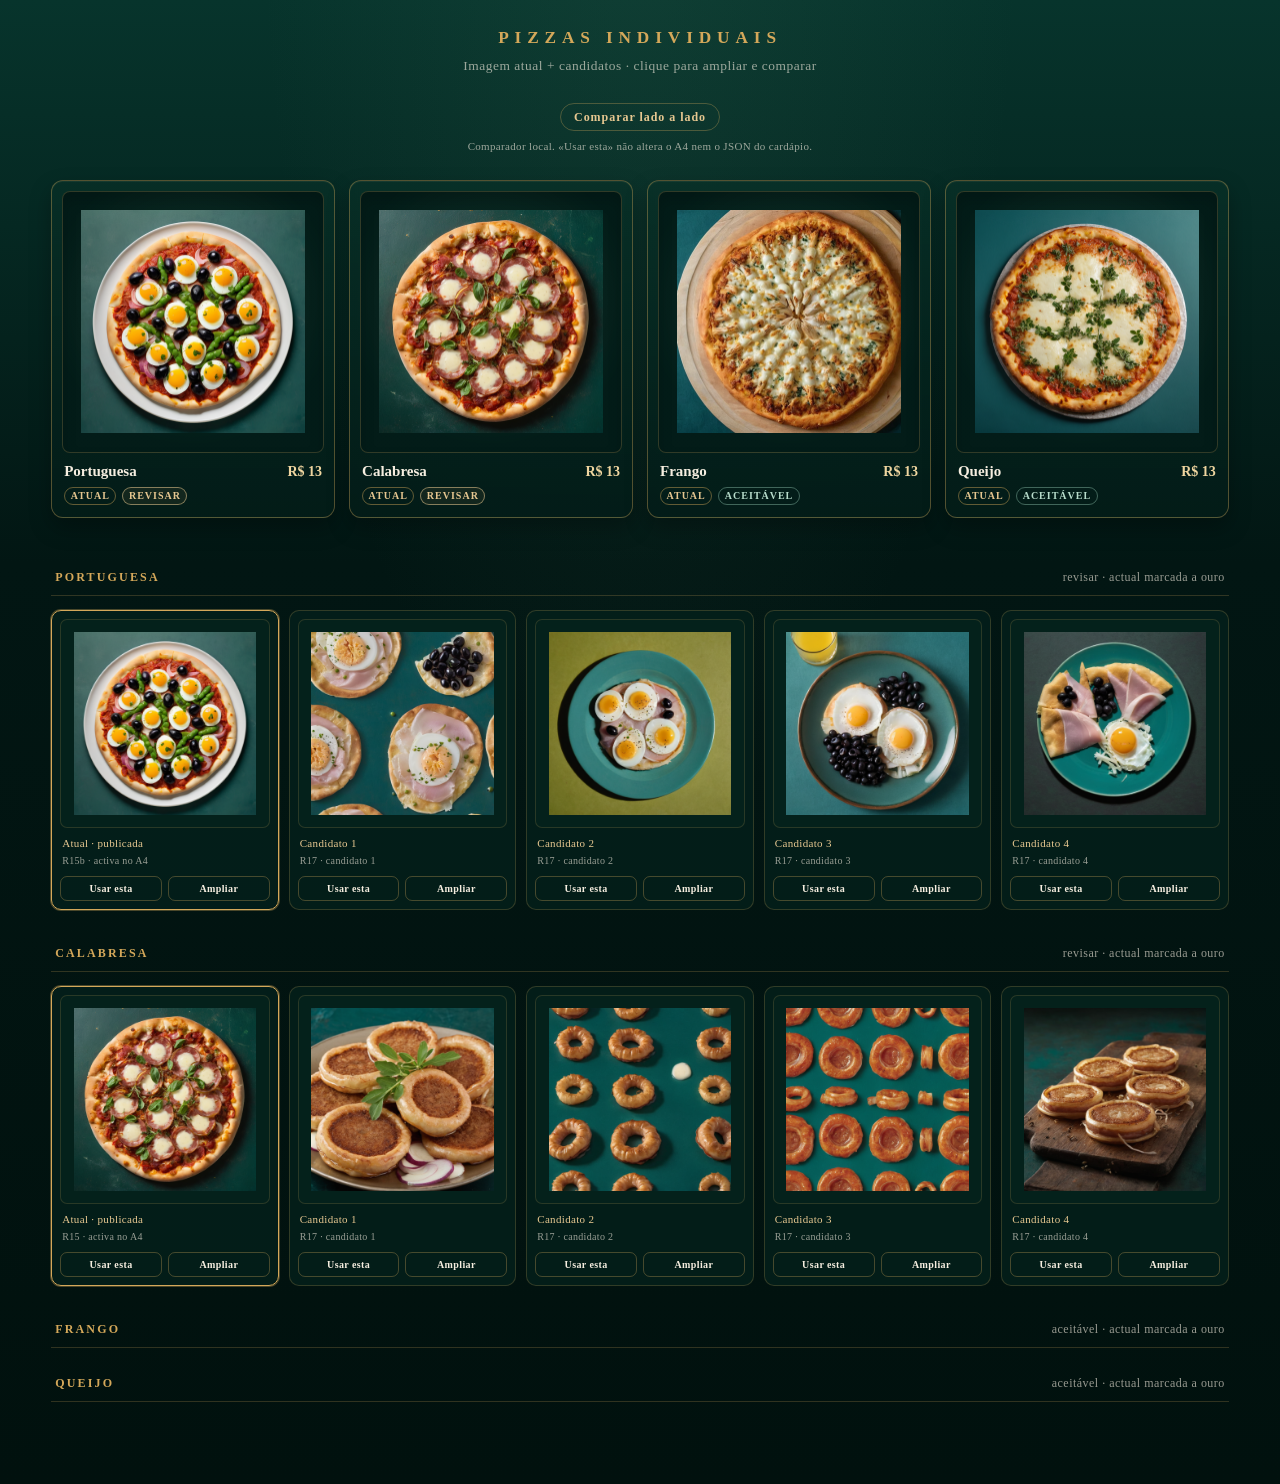
<file: logs/r17-gallery.html>
<!doctype html>
<html lang="pt-BR">
<head>
  <meta charset="utf-8">
  <meta name="viewport" content="width=device-width, initial-scale=1">
  <title>8ito · galeria de pizzas</title>
  <style>
    :root{
      --bg:#021613;
      --bg-deep:#01110e;
      --card:#05241e;
      --frame:#04211b;
      --gold:#d4a85a;
      --gold-soft:#e6c790;
      --cream:#f6eee0;
      --line:rgba(212,168,90,.32);
      --muted:rgba(246,238,224,.62);
    }
    *{box-sizing:border-box}
    html,body{margin:0;background:
      radial-gradient(ellipse at 50% -8%,rgba(56,110,88,.18),transparent 42%),
      linear-gradient(180deg,#07342c 0%,var(--bg) 38%,var(--bg-deep) 100%);
      color:var(--cream);font:15px/1.35 Georgia,"Palatino Linotype",serif}
    body{min-height:100vh;padding:28px 4vw 64px}
    .wrap{max-width:1280px;margin:0 auto}
    header.hero{text-align:center;margin:0 auto 28px;max-width:720px}
    header.hero h1{
      margin:0;
      font:600 clamp(13px,1.35vw,18px)/1.1 Georgia,serif;
      letter-spacing:.34em;
      color:var(--gold);
      text-transform:uppercase;
    }
    header.hero p{
      margin:10px 0 0;
      font-size:clamp(12px,1.05vw,14px);
      letter-spacing:.04em;
      color:var(--muted);
    }
    .toolbar{display:flex;justify-content:center;gap:10px;margin:22px 0 8px;flex-wrap:wrap}
    .toolbar button{
      appearance:none;cursor:pointer;
      background:transparent;color:var(--gold-soft);
      border:1px solid var(--line);border-radius:999px;
      padding:.45em 1.1em;font:600 12px Georgia,serif;letter-spacing:.08em;
    }
    .toolbar button.is-on{background:rgba(212,168,90,.12);border-color:var(--gold)}
    .toolbar button:hover{border-color:var(--gold)}
    .note{text-align:center;font-size:11px;color:var(--muted);margin:0 0 26px;letter-spacing:.03em}

    .hero-grid{
      display:grid;
      grid-template-columns:repeat(4,minmax(0,1fr));
      gap:14px;
      margin:0 auto 42px;
    }
    .pizza-card{
      background:linear-gradient(180deg,rgba(8,48,39,.72),rgba(3,28,24,.92));
      border:.65px solid rgba(212,168,90,.38);
      border-radius:12px;
      box-shadow:0 10px 22px rgba(0,0,0,.28), inset 0 1px 0 rgba(255,236,190,.06);
      padding:10px 10px 12px;
      min-width:0;
    }
    .pizza-card .frame{
      aspect-ratio:1;
      border-radius:8px;
      overflow:hidden;
      background:
        radial-gradient(circle at 50% 42%,rgba(48,96,78,.28),rgba(3,28,24,.96) 72%),
        var(--frame);
      border:.55px solid rgba(212,168,90,.22);
      box-shadow:inset 0 8px 14px rgba(0,0,0,.16);
      display:flex;align-items:center;justify-content:center;
      cursor:zoom-in;
    }
    .pizza-card .frame img{
      width:100%;height:100%;object-fit:contain;padding:7%;
      transition:transform .35s ease;
    }
    .pizza-card .frame:hover img{transform:scale(1.06)}
    .meta{display:flex;align-items:baseline;justify-content:space-between;gap:8px;margin:10px 2px 0}
    .meta strong{font:600 15px/1.1 Georgia,serif;color:var(--cream)}
    .meta span.price{font:700 14px/1 Georgia,serif;color:#f0d6a0}
    .badges{display:flex;gap:6px;margin:8px 2px 0;flex-wrap:wrap}
    .badge{
      font:600 10px/1 Georgia,serif;letter-spacing:.1em;text-transform:uppercase;
      padding:.28em .55em;border-radius:999px;
      border:.55px solid rgba(212,168,90,.45);color:var(--gold-soft);
    }
    .badge.review{border-color:rgba(230,199,144,.55);color:#e6c790;background:rgba(212,168,90,.08)}
    .badge.ok{border-color:rgba(159,212,191,.4);color:#b7dccb}

    .flavor{margin:0 0 18px}
    .flavor summary{
      list-style:none;cursor:pointer;
      display:flex;align-items:center;justify-content:space-between;gap:12px;
      padding:10px 4px;border-bottom:.55px solid rgba(212,168,90,.22);
      color:var(--gold);letter-spacing:.18em;font:600 12px Georgia,serif;
    }
    .flavor summary::-webkit-details-marker{display:none}
    .flavor summary em{font-style:normal;color:var(--muted);letter-spacing:.04em;font-weight:500}
    .cand-row{
      display:grid;grid-template-columns:repeat(5,minmax(0,1fr));
      gap:10px;padding:14px 0 8px;
    }
    .cand{
      margin:0;background:rgba(4,33,27,.78);
      border:.55px solid rgba(212,168,90,.22);border-radius:10px;padding:8px;
      min-width:0;
    }
    .cand.is-live{border-color:var(--gold);box-shadow:0 0 0 1px rgba(212,168,90,.35)}
    .cand .frame{
      aspect-ratio:1;border-radius:7px;overflow:hidden;cursor:zoom-in;
      background:var(--frame);display:flex;align-items:center;justify-content:center;
      border:.5px solid rgba(212,168,90,.18);
    }
    .cand img{width:100%;height:100%;object-fit:contain;padding:6%;transition:transform .3s ease}
    .cand .frame:hover img{transform:scale(1.05)}
    .cand figcaption{margin:8px 2px 0;font-size:11px;color:var(--gold-soft);letter-spacing:.03em}
    .cand .origin{display:block;color:var(--muted);font-size:10px;margin-top:3px}
    .actions{display:flex;gap:6px;margin-top:8px}
    .actions button{
      flex:1;cursor:pointer;border:.55px solid var(--line);background:transparent;
      color:var(--cream);border-radius:7px;padding:6px 4px;font:600 10px Georgia,serif;letter-spacing:.04em;
    }
    .actions button:hover{border-color:var(--gold);color:var(--gold-soft)}
    .actions button.pick.is-picked{background:rgba(212,168,90,.14);border-color:var(--gold);color:var(--gold)}

    .lightbox,.compare{
      position:fixed;inset:0;background:rgba(1,10,8,.86);
      display:none;align-items:center;justify-content:center;z-index:40;padding:24px;
    }
    .lightbox.is-open,.compare.is-open{display:flex}
    .lightbox .stage{max-width:min(92vw,820px);text-align:center}
    .lightbox img,.compare img{
      width:min(78vw,640px);max-height:72vh;object-fit:contain;
      background:var(--frame);border-radius:12px;padding:3%;
      border:.65px solid rgba(212,168,90,.35);
      box-shadow:0 18px 40px rgba(0,0,0,.4);
    }
    .lightbox p,.compare p{margin:12px 0 0;color:var(--gold-soft);letter-spacing:.06em}
    .nav{position:absolute;top:50%;transform:translateY(-50%);
      background:transparent;border:0;color:var(--gold);font-size:42px;cursor:pointer;padding:12px}
    .nav.prev{left:12px}.nav.next{right:12px}
    .close{position:absolute;top:16px;right:20px;background:transparent;border:0;color:var(--cream);font-size:28px;cursor:pointer}
    .compare .pair{display:grid;grid-template-columns:1fr 1fr;gap:22px;width:min(96vw,1100px)}
    .compare figure{margin:0;text-align:center}
    .compare img{width:100%;max-height:68vh}
    .toast{
      position:fixed;bottom:18px;left:50%;transform:translateX(-50%);
      background:#04221c;border:1px solid var(--gold);color:var(--cream);
      padding:8px 14px;border-radius:999px;font-size:12px;display:none;z-index:50;
    }
    .compare-hint{text-align:center;color:var(--gold-soft);font-size:13px;margin-bottom:8px}

    @media (max-width:980px){
      .hero-grid,.cand-row{grid-template-columns:repeat(2,minmax(0,1fr))}
      .compare .pair{grid-template-columns:1fr}
    }
    @media (max-width:560px){
      .hero-grid,.cand-row{grid-template-columns:1fr}
    }
  </style>
</head>
<body>
  <div class="wrap">
    <header class="hero">
      <h1>Pizzas individuais</h1>
      <p>Imagem atual + candidatos · clique para ampliar e comparar</p>
    </header>
    <div class="toolbar">
      <button type="button" id="compareBtn">Comparar lado a lado</button>
    </div>
    <p class="note">Comparador local. «Usar esta» não altera o A4 nem o JSON do cardápio.</p>

    <div class="hero-grid" id="heroGrid"></div>
    <div id="flavors"></div>
  </div>

  <div class="lightbox" id="lightbox" hidden>
    <button class="close" type="button" aria-label="Fechar">×</button>
    <button class="nav prev" type="button" aria-label="Anterior">‹</button>
    <div class="stage">
      <img id="lbImg" alt="">
      <p id="lbCap"></p>
      <div class="toolbar" style="margin-top:14px">
        <button type="button" id="lbVsCurrent">Comparar com a atual</button>
      </div>
    </div>
    <button class="nav next" type="button" aria-label="Próxima">›</button>
  </div>

  <div class="compare" id="compare" hidden>
    <button class="close" type="button" aria-label="Fechar">×</button>
    <div>
      <p class="compare-hint" id="compareHint">Clique em duas fotos para comparar</p>
      <div class="pair">
        <figure><img id="cmpA" alt=""><p id="cmpACap"></p></figure>
        <figure><img id="cmpB" alt=""><p id="cmpBCap"></p></figure>
      </div>
    </div>
  </div>
  <div class="toast" id="toast"></div>

  <script>
    const PIZZAS = [
      {
        id: "pizza-portuguesa",
        name: "Portuguesa",
        price: "R$ 13",
        status: "review",
        current: { url: "assets/generated/r15b-pizza-portuguesa-1788037687-640f682a.png", origin: "R15b · activa no A4" },
        candidates: [
          { url: "assets/generated/r17-pizza-portuguesa-1-1788040477-ad9fc384.png", origin: "R17 · candidato 1" },
          { url: "assets/generated/r17-pizza-portuguesa-2-1788040493-730192b8.png", origin: "R17 · candidato 2" },
          { url: "assets/generated/r17-pizza-portuguesa-3-1788040510-7984c668.png", origin: "R17 · candidato 3" },
          { url: "assets/generated/r17-pizza-portuguesa-4-1788040526-1725c185.png", origin: "R17 · candidato 4" },
        ],
      },
      {
        id: "pizza-calabresa",
        name: "Calabresa",
        price: "R$ 13",
        status: "review",
        current: { url: "assets/generated/r15-pizza-calabresa-1788037242-67b5f335.png", origin: "R15 · activa no A4" },
        candidates: [
          { url: "assets/generated/r17-pizza-calabresa-1-1788040550-1f7872f8.png", origin: "R17 · candidato 1" },
          { url: "assets/generated/r17-pizza-calabresa-2-1788040568-34d79690.png", origin: "R17 · candidato 2" },
          { url: "assets/generated/r17-pizza-calabresa-3-1788040586-0ed220ca.png", origin: "R17 · candidato 3" },
          { url: "assets/generated/r17-pizza-calabresa-4-1788040604-daccf778.png", origin: "R17 · candidato 4" },
        ],
      },
      {
        id: "pizza-frango",
        name: "Frango",
        price: "R$ 13",
        status: "ok",
        current: { url: "assets/generated/r16-pizza-frango-2-1788039384-04124449.png", origin: "R16 #2 · activa no A4" },
        candidates: [
          { url: "assets/generated/r17-pizza-frango-1-1788040629-a5c92d62.png", origin: "R17 · candidato 1" },
          { url: "assets/generated/r17-pizza-frango-2-1788040646-4e3690b4.png", origin: "R17 · candidato 2" },
          { url: "assets/generated/r17-pizza-frango-3-1788040664-339f91d5.png", origin: "R17 · candidato 3" },
          { url: "assets/generated/r17-pizza-frango-4-1788040680-093c2e1c.png", origin: "R17 · candidato 4" },
        ],
      },
      {
        id: "pizza-queijo",
        name: "Queijo",
        price: "R$ 13",
        status: "ok",
        current: { url: "assets/generated/r16-pizza-queijo-1-1788039443-70803636.png", origin: "R16 #1 · activa no A4" },
        candidates: [
          { url: "assets/generated/r17-pizza-queijo-1-1788040704-993f0214.png", origin: "R17 · candidato 1" },
          { url: "assets/generated/r17-pizza-queijo-2-1788040722-79bb0a6c.png", origin: "R17 · candidato 2" },
          { url: "assets/generated/r17-pizza-queijo-3-1788040739-fdcc9bcf.png", origin: "R17 · candidato 3" },
          { url: "assets/generated/r17-pizza-queijo-4-1788040755-6c5d2108.png", origin: "R17 · candidato 4" },
        ],
      },
    ];
    const gallery = [];
    const picks = JSON.parse(sessionStorage.getItem("r17-gallery-picks") || "{}");
    let compareOn = false;
    let cmpSel = [];
    let lbIndex = 0;

    function src(url){ return "/" + url.replace(/^\//,""); }

    function toast(msg){
      const el = document.getElementById("toast");
      el.textContent = msg;
      el.style.display = "block";
      clearTimeout(toast._t);
      toast._t = setTimeout(() => { el.style.display = "none"; }, 2800);
    }

    function allShots(pizza){
      return [{...pizza.current, live:true, label:"Atual", pizza:pizza.name},
        ...pizza.candidates.map((c,i) => ({...c, live:false, label:"Candidato "+(i+1), pizza:pizza.name}))];
    }

    function renderHero(){
      document.getElementById("heroGrid").innerHTML = PIZZAS.map((p) => `
        <article class="pizza-card">
          <div class="frame" data-open="${src(p.current.url)}" data-cap="${p.name} · Atual">
            <img src="${src(p.current.url)}" alt="${p.name}" style="object-fit:contain">
          </div>
          <div class="meta"><strong>${p.name}</strong><span class="price">${p.price}</span></div>
          <div class="badges">
            <span class="badge">Atual</span>
            <span class="badge ${p.status === "review" ? "review" : "ok"}">${p.status === "review" ? "Revisar" : "Aceitável"}</span>
          </div>
        </article>`).join("");
    }

    function renderFlavors(){
      document.getElementById("flavors").innerHTML = PIZZAS.map((p) => {
        const shots = allShots(p);
        shots.forEach((s) => gallery.push(s));
        const cells = shots.map((s, i) => {
          const picked = picks[p.id] === s.url;
          return `<figure class="cand ${s.live ? "is-live" : ""}">
            <div class="frame" data-open="${src(s.url)}" data-cap="${p.name} · ${s.label}">
              <img src="${src(s.url)}" alt="${p.name} ${s.label}" style="object-fit:contain">
            </div>
            <figcaption>${s.label}${s.live ? " · publicada" : ""}
              <span class="origin">${s.origin}</span>
            </figcaption>
            <div class="actions">
              <button type="button" class="pick ${picked ? "is-picked" : ""}" data-use="${s.url}" data-id="${p.id}">Usar esta</button>
              <button type="button" data-open="${src(s.url)}" data-cap="${p.name} · ${s.label}">Ampliar</button>
            </div>
          </figure>`;
        }).join("");
        return `<details class="flavor" ${p.status === "review" ? "open" : ""}>
          <summary>${p.name.toUpperCase()} <em>${p.status === "review" ? "revisar" : "aceitável"} · actual marcada a ouro</em></summary>
          <div class="cand-row">${cells}</div>
        </details>`;
      }).join("");
    }

    function openLightbox(url, cap){
      lbIndex = Math.max(0, gallery.findIndex((s) => src(s.url) === url));
      const box = document.getElementById("lightbox");
      box.hidden = false; box.classList.add("is-open");
      showLb();
    }
    function showLb(){
      const s = gallery[lbIndex];
      document.getElementById("lbImg").src = src(s.url);
      document.getElementById("lbCap").textContent = `${s.pizza} · ${s.label} · ${s.origin}`;
    }
    function closeOverlays(){
      ["lightbox","compare"].forEach((id) => {
        const el = document.getElementById(id);
        el.classList.remove("is-open"); el.hidden = true;
      });
    }

    function enterCompare(){
      compareOn = true;
      cmpSel = [];
      document.getElementById("compareBtn").classList.add("is-on");
      toast("Clique em duas fotos. O A4 não muda.");
    }

    renderHero();
    renderFlavors();

    document.body.addEventListener("click", (e) => {
      const use = e.target.closest("[data-use]");
      if (use){
        picks[use.dataset.id] = use.dataset.use;
        sessionStorage.setItem("r17-gallery-picks", JSON.stringify(picks));
        toast("Marcada só nesta galeria. A4 R17 e JSON do cardápio intactos.");
        document.querySelectorAll(`.pick[data-id="${use.dataset.id}"]`).forEach((b) => {
          b.classList.toggle("is-picked", b.dataset.use === use.dataset.use);
        });
        return;
      }
      const open = e.target.closest("[data-open]");
      if (open){
        if (compareOn){
          const cap = open.dataset.cap;
          cmpSel.push({ url: open.dataset.open, cap });
          if (cmpSel.length === 1) toast("Primeira foto. Clique na segunda.");
          if (cmpSel.length >= 2){
            document.getElementById("cmpA").src = cmpSel[0].url;
            document.getElementById("cmpB").src = cmpSel[1].url;
            document.getElementById("cmpACap").textContent = cmpSel[0].cap;
            document.getElementById("cmpBCap").textContent = cmpSel[1].cap;
            const box = document.getElementById("compare");
            box.hidden = false; box.classList.add("is-open");
            compareOn = false;
            document.getElementById("compareBtn").classList.remove("is-on");
            cmpSel = [];
          }
          return;
        }
        openLightbox(open.dataset.open, open.dataset.cap);
      }
    });
    document.getElementById("lbVsCurrent").addEventListener("click", () => {
      const s = gallery[lbIndex];
      const pizza = PIZZAS.find((p) => p.name === s.pizza);
      if (!pizza) return;
      document.getElementById("cmpA").src = src(pizza.current.url);
      document.getElementById("cmpB").src = src(s.url);
      document.getElementById("cmpACap").textContent = pizza.name + " · Atual";
      document.getElementById("cmpBCap").textContent = pizza.name + " · " + s.label;
      closeOverlays();
      const box = document.getElementById("compare");
      box.hidden = false; box.classList.add("is-open");
    });
    document.getElementById("compareBtn").addEventListener("click", enterCompare);
    document.querySelectorAll(".close").forEach((b) => b.addEventListener("click", closeOverlays));
    document.querySelector(".nav.prev").addEventListener("click", () => { lbIndex = (lbIndex + gallery.length - 1) % gallery.length; showLb(); });
    document.querySelector(".nav.next").addEventListener("click", () => { lbIndex = (lbIndex + 1) % gallery.length; showLb(); });
    document.addEventListener("keydown", (e) => {
      if (e.key === "Escape") closeOverlays();
      if (!document.getElementById("lightbox").classList.contains("is-open")) return;
      if (e.key === "ArrowLeft") { lbIndex = (lbIndex + gallery.length - 1) % gallery.length; showLb(); }
      if (e.key === "ArrowRight") { lbIndex = (lbIndex + 1) % gallery.length; showLb(); }
    });
  </script>
</body>
</html>
</file>
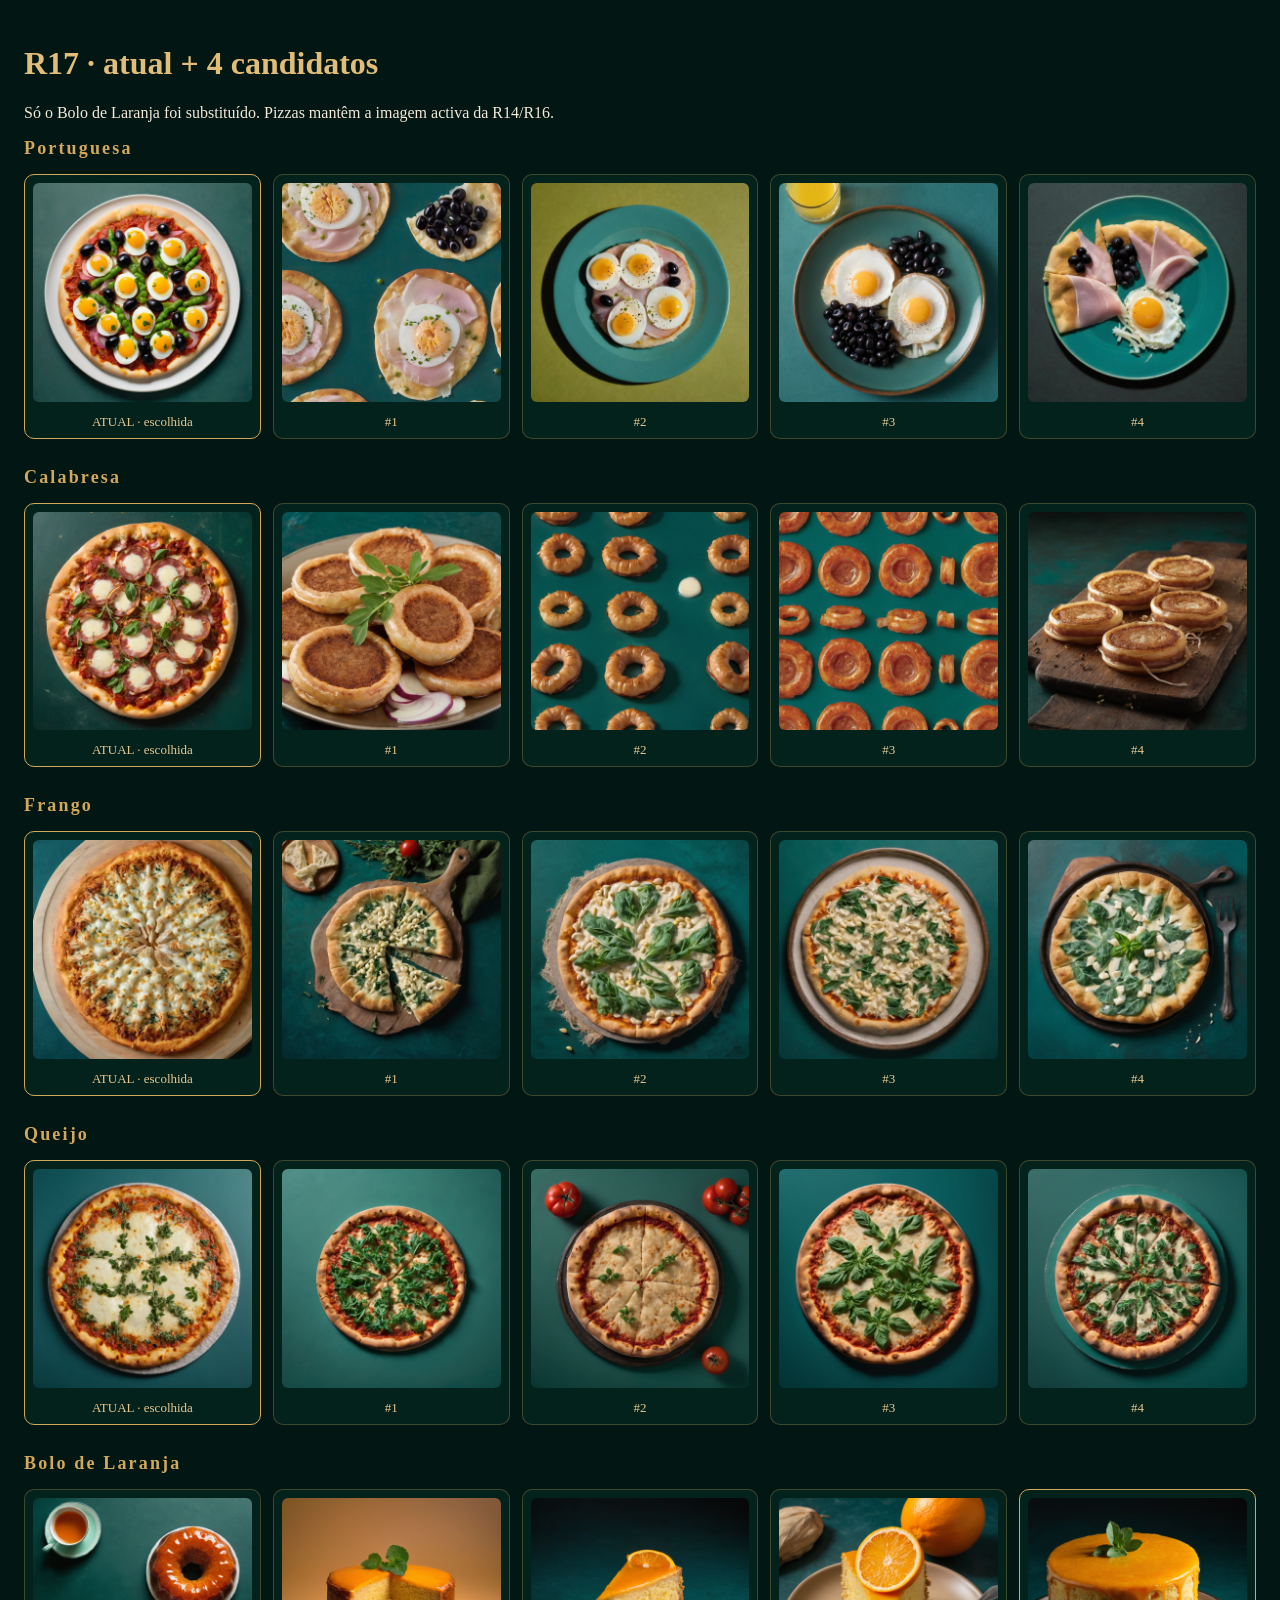
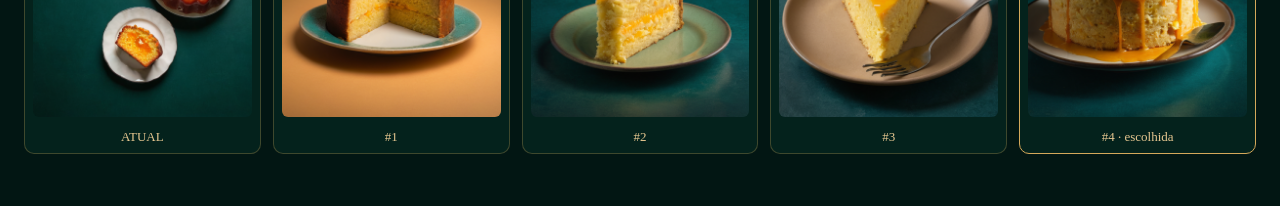
<file: baselines/r17-print-polish-candidate/r17-gallery.html>
<!doctype html>
<html lang="pt-BR"><head><meta charset="utf-8"><title>R17 candidates</title>
<style>
body{margin:0;background:#021613;color:#f3ead9;font:16px Georgia,serif;padding:24px}
h1{color:#e1bd77} h2{color:#d4a85a;letter-spacing:.12em;font-size:18px}
.row{display:grid;grid-template-columns:repeat(5,minmax(0,1fr));gap:12px;margin-bottom:28px}
.cell{margin:0;padding:8px;border:1px solid rgba(212,168,90,.28);border-radius:10px;background:#04221c}
.cell.winner{border-color:#d4a85a}
img{width:100%;aspect-ratio:1;object-fit:contain;background:#03261f;border-radius:6px}
figcaption{text-align:center;margin-top:8px;font-size:13px;color:#e6c790}
</style></head>
<body>
<h1>R17 · atual + 4 candidatos</h1>
<p>Só o Bolo de Laranja foi substituído. Pizzas mantêm a imagem activa da R14/R16.</p>
<section><h2>Portuguesa</h2><div class='row'><figure class="cell winner"><img src="/assets/generated/r15b-pizza-portuguesa-1788037687-640f682a.png" alt="Portuguesa"><figcaption>ATUAL · escolhida</figcaption></figure><figure class="cell"><img src="/assets/generated/r17-pizza-portuguesa-1-1788040477-ad9fc384.png" alt="Portuguesa"><figcaption>#1</figcaption></figure><figure class="cell"><img src="/assets/generated/r17-pizza-portuguesa-2-1788040493-730192b8.png" alt="Portuguesa"><figcaption>#2</figcaption></figure><figure class="cell"><img src="/assets/generated/r17-pizza-portuguesa-3-1788040510-7984c668.png" alt="Portuguesa"><figcaption>#3</figcaption></figure><figure class="cell"><img src="/assets/generated/r17-pizza-portuguesa-4-1788040526-1725c185.png" alt="Portuguesa"><figcaption>#4</figcaption></figure></div></section><section><h2>Calabresa</h2><div class='row'><figure class="cell winner"><img src="/assets/generated/r15-pizza-calabresa-1788037242-67b5f335.png" alt="Calabresa"><figcaption>ATUAL · escolhida</figcaption></figure><figure class="cell"><img src="/assets/generated/r17-pizza-calabresa-1-1788040550-1f7872f8.png" alt="Calabresa"><figcaption>#1</figcaption></figure><figure class="cell"><img src="/assets/generated/r17-pizza-calabresa-2-1788040568-34d79690.png" alt="Calabresa"><figcaption>#2</figcaption></figure><figure class="cell"><img src="/assets/generated/r17-pizza-calabresa-3-1788040586-0ed220ca.png" alt="Calabresa"><figcaption>#3</figcaption></figure><figure class="cell"><img src="/assets/generated/r17-pizza-calabresa-4-1788040604-daccf778.png" alt="Calabresa"><figcaption>#4</figcaption></figure></div></section><section><h2>Frango</h2><div class='row'><figure class="cell winner"><img src="/assets/generated/r16-pizza-frango-2-1788039384-04124449.png" alt="Frango"><figcaption>ATUAL · escolhida</figcaption></figure><figure class="cell"><img src="/assets/generated/r17-pizza-frango-1-1788040629-a5c92d62.png" alt="Frango"><figcaption>#1</figcaption></figure><figure class="cell"><img src="/assets/generated/r17-pizza-frango-2-1788040646-4e3690b4.png" alt="Frango"><figcaption>#2</figcaption></figure><figure class="cell"><img src="/assets/generated/r17-pizza-frango-3-1788040664-339f91d5.png" alt="Frango"><figcaption>#3</figcaption></figure><figure class="cell"><img src="/assets/generated/r17-pizza-frango-4-1788040680-093c2e1c.png" alt="Frango"><figcaption>#4</figcaption></figure></div></section><section><h2>Queijo</h2><div class='row'><figure class="cell winner"><img src="/assets/generated/r16-pizza-queijo-1-1788039443-70803636.png" alt="Queijo"><figcaption>ATUAL · escolhida</figcaption></figure><figure class="cell"><img src="/assets/generated/r17-pizza-queijo-1-1788040704-993f0214.png" alt="Queijo"><figcaption>#1</figcaption></figure><figure class="cell"><img src="/assets/generated/r17-pizza-queijo-2-1788040722-79bb0a6c.png" alt="Queijo"><figcaption>#2</figcaption></figure><figure class="cell"><img src="/assets/generated/r17-pizza-queijo-3-1788040739-fdcc9bcf.png" alt="Queijo"><figcaption>#3</figcaption></figure><figure class="cell"><img src="/assets/generated/r17-pizza-queijo-4-1788040755-6c5d2108.png" alt="Queijo"><figcaption>#4</figcaption></figure></div></section><section><h2>Bolo de Laranja</h2><div class='row'><figure class="cell"><img src="/assets/generated/r15-bolo-laranja-1788037372-af8d55e7.png" alt="Bolo de Laranja"><figcaption>ATUAL</figcaption></figure><figure class="cell"><img src="/assets/generated/r17-bolo-laranja-1-1788040784-4020a0cf.png" alt="Bolo de Laranja"><figcaption>#1</figcaption></figure><figure class="cell"><img src="/assets/generated/r17-bolo-laranja-2-1788040803-a2a3befd.png" alt="Bolo de Laranja"><figcaption>#2</figcaption></figure><figure class="cell"><img src="/assets/generated/r17-bolo-laranja-3-1788040822-1a17f60f.png" alt="Bolo de Laranja"><figcaption>#3</figcaption></figure><figure class="cell winner"><img src="/assets/generated/r17-bolo-laranja-4-1788040842-51a39e92.png" alt="Bolo de Laranja"><figcaption>#4 · escolhida</figcaption></figure></div></section>
</body></html>
</file>
